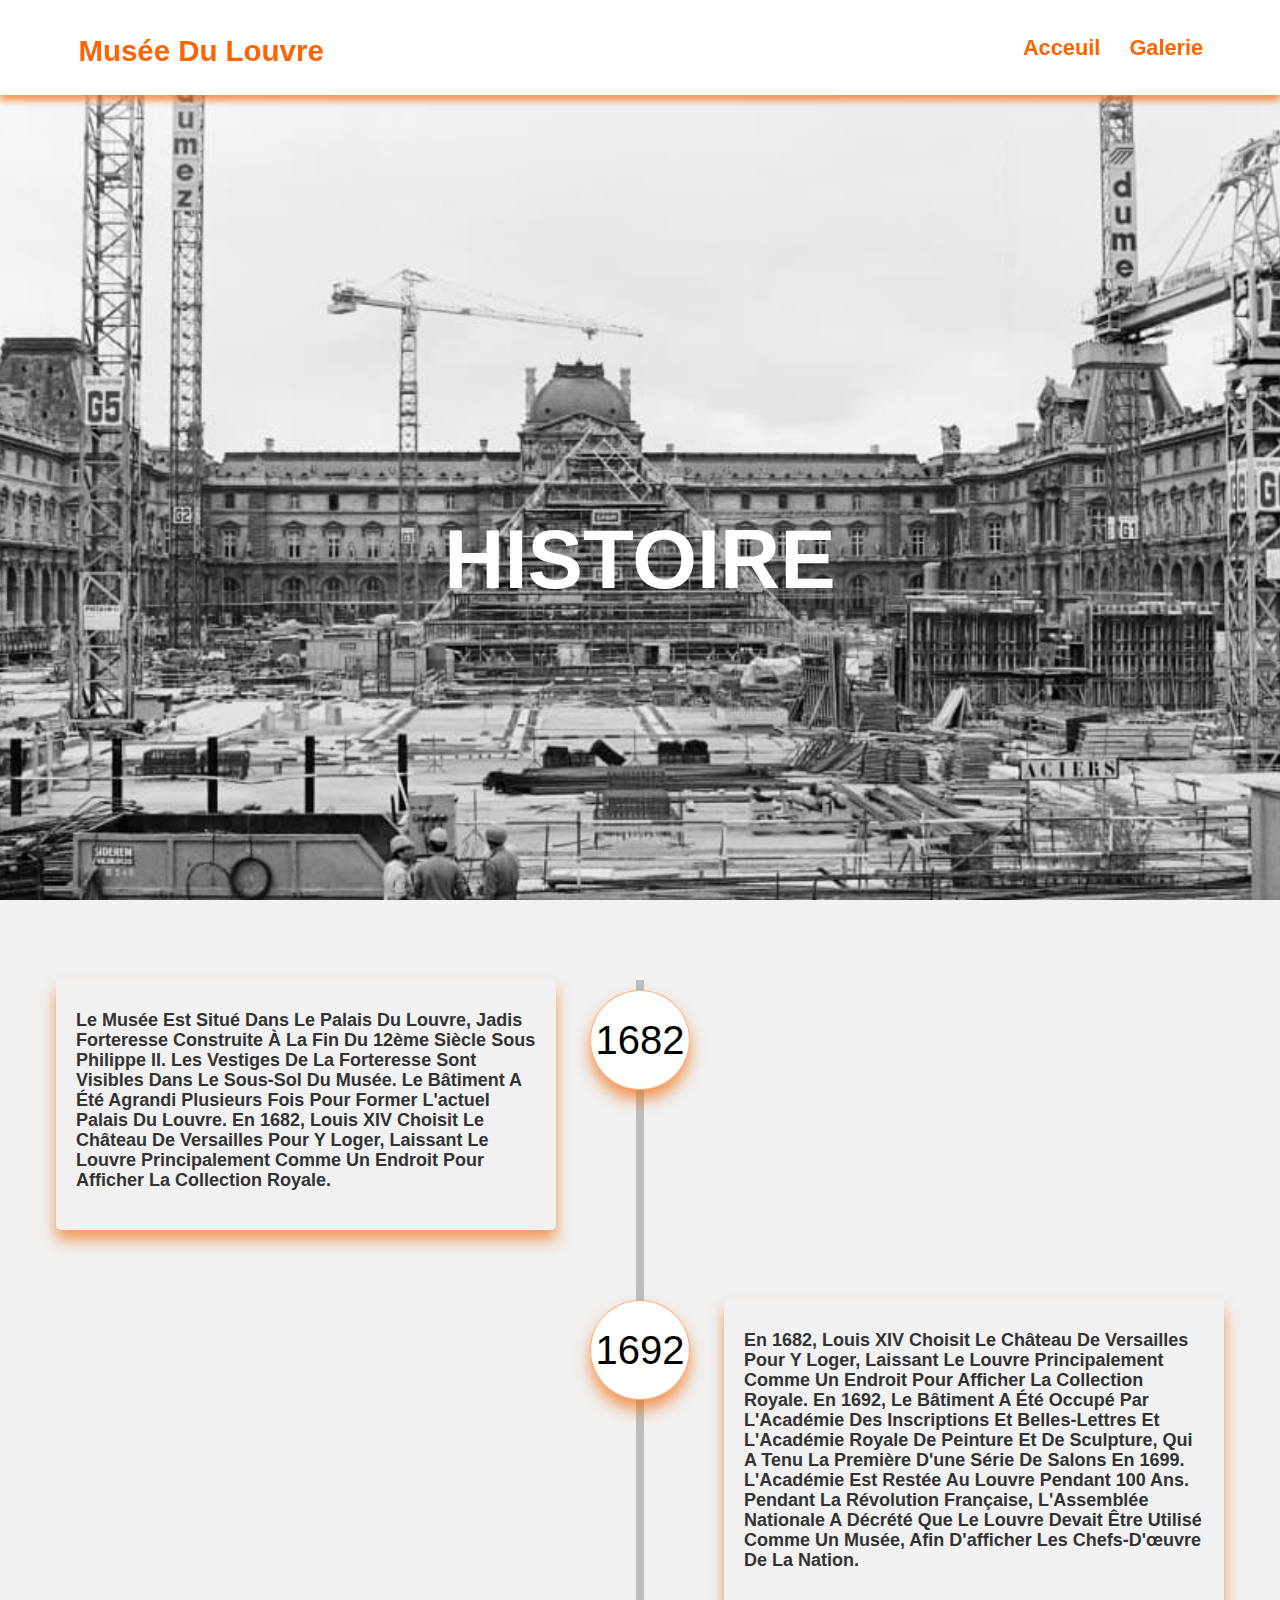
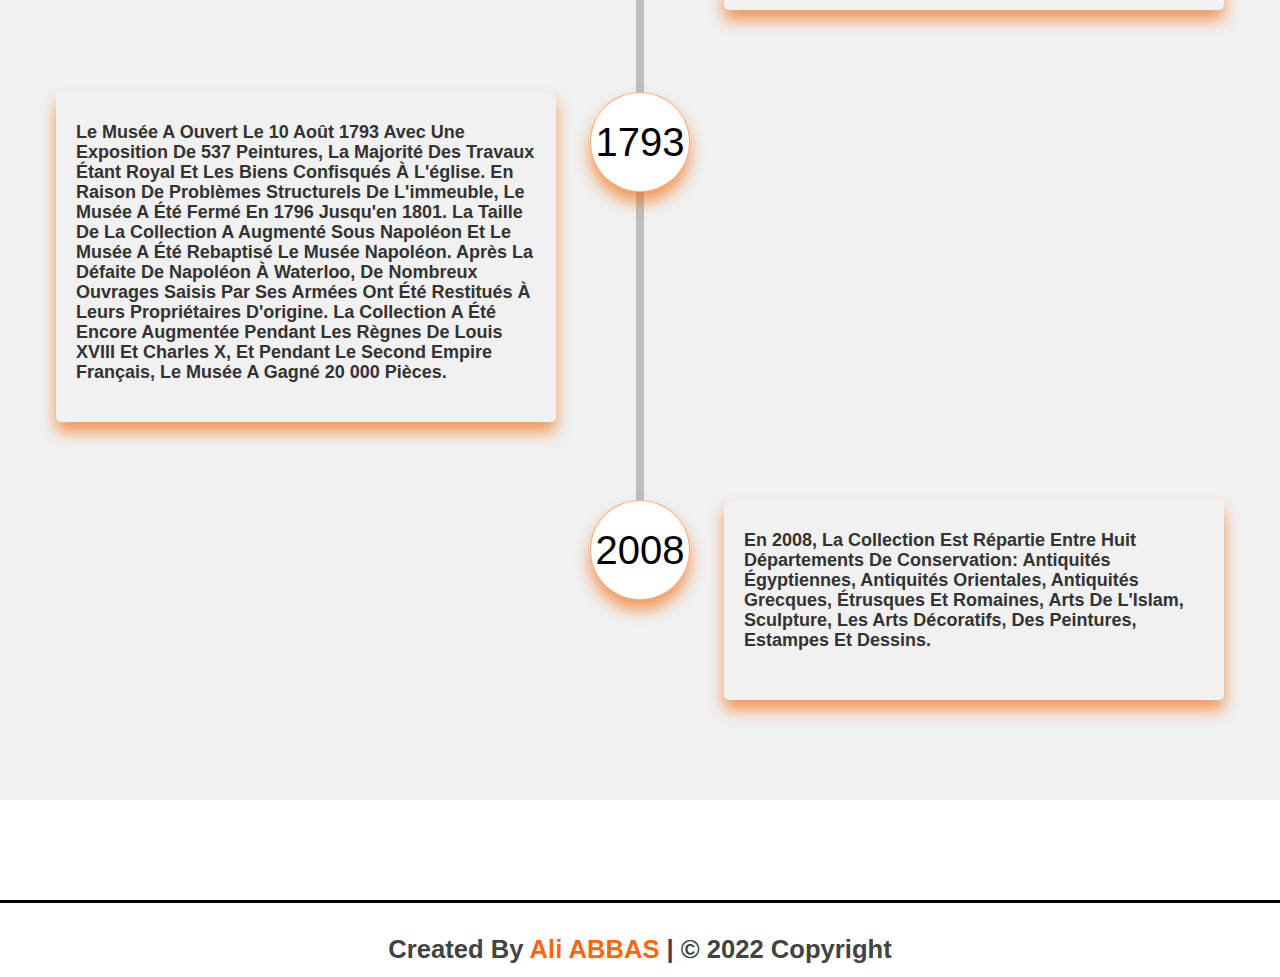
<file: histoir.html>
<!DOCTYPE html>
<html lang="en">
<head>
    <meta charset="UTF-8">
    <meta http-equiv="X-UA-Compatible" content="IE=edge">
    <meta name="viewport" content="width=device-width, initial-scale=1.0">
    <link rel="stylesheet" href="style.css">
    <title>Document</title>
</head>
<body>


        
<header class="header">

    <div id="menu-btn" class="fas fa-bars"></div>

    <a href="index.html" class="logo">
      <i class="fa-sharp fa-solid fa-building-columns"></i>
         Musée du Louvre   
    </a>

    <nav class="navbar">
        <a href="index.html">Acceuil</a>
        <a href="galerie.html">Galerie</a>
    </nav>

</header>

<section class="histoire" id="histoire">

    <div class="content">
        <h3>Histoire </h3>
    </div>

</section>


<div class="box-timeline">

    <div class="ligne"></div>

    <div class="rond r1" data-anim="1"> <p>1682</p> </div>
    <div class="rond r2" data-anim="2"><p>1692</p> </div>
    <div class="rond r3" data-anim="3"><p>1793</p> </div>
    <div class="rond r4" data-anim="4"> <p>2008</p></div>


    <div class="box b1" data-anim="1">
        <p>
            Le musée est situé dans le Palais du Louvre, jadis forteresse construite à la fin du 12ème siècle sous Philippe II. Les vestiges de la forteresse sont visibles dans le sous-sol du musée. Le bâtiment a été agrandi plusieurs fois pour former l'actuel Palais du Louvre. En 1682, Louis XIV choisit le château de Versailles pour y loger, laissant le Louvre principalement comme un endroit pour afficher la collection royale.
        </p>
    </div>
    <div class="box b2" data-anim="2">
        <p>
            En 1682, Louis XIV choisit le château de Versailles pour y loger, laissant le Louvre principalement comme un endroit pour afficher la collection royale. En 1692, le bâtiment a été occupé par l'Académie des Inscriptions et Belles-Lettres et l'Académie Royale de Peinture et de Sculpture, qui a tenu la première d'une série de salons en 1699. L'Académie est restée au Louvre pendant 100 ans. Pendant la Révolution française, l'Assemblée Nationale a décrété que le Louvre devait être utilisé comme un musée, afin d'afficher les chefs-d'œuvre de la nation.
        </p>
    </div>
    <div class="box b3" data-anim="3">
        <p>
            Le musée a ouvert le 10 Août 1793 avec une exposition de 537 peintures, la majorité des travaux étant royal et les biens confisqués à l'église. En raison de problèmes structurels de l'immeuble, le musée a été fermé en 1796 jusqu'en 1801. La taille de la collection a augmenté sous Napoléon et le musée a été rebaptisé le Musée Napoléon. Après la défaite de Napoléon à Waterloo, de nombreux ouvrages saisis par ses armées ont été restitués à leurs propriétaires d'origine. La collection a été encore augmentée pendant les règnes de Louis XVIII et Charles X, et pendant le Second Empire français, le musée a gagné 20 000 pièces.
        </p>
    </div>
    <div class="box b4" data-anim="4">
        <p>
            En 2008, la collection est répartie entre huit départements de conservation: Antiquités égyptiennes, Antiquités orientales, Antiquités grecques, étrusques et romaines, Arts de l'Islam, sculpture, les arts décoratifs, des peintures, estampes et dessins.
        </p>
    </div>

</div>


<section class="footer" id="footer">

    <div > created by <span>Ali ABBAS</span> | © 2022 Copyright </div>


</section>
</body>
</html>
</file>
<file: style.css>
* {
  padding: 0;
  margin: 0;
  font-family: sans-serif;
  box-sizing: border-box;
  text-decoration: none;
  text-transform: capitalize;
  list-style: none;
}

html {
  font-size: 80%;
}

.header {
  width: 100%;
  position: fixed;
  display: flex;
  align-items: center;
  justify-content: space-between;
  z-index: 1000;
  background: #fff;
  box-shadow: 0 0.5rem 0.5rem rgba(242, 102, 2, 0.642);
  padding: 2rem 5%;
}
.header .logo {
  color: rgba(255, 98, 0, 0.991);
  font-size: 2.3rem;
  font-weight: bold;
  align-items: center;
}
.header .logo i {
  padding-left: 0.5rem;
  margin-right: 8px;
  font-size: 1.3em;
}
.header .logo:hover {
  color: #310000;
}
.header .navbar a {
  margin: 0 1rem;
  font-size: 1.7rem;
  position: relative;
  color: rgba(255, 98, 0, 0.991);
  font-weight: bold;
}
.header .navbar a:hover {
  color: #310000;
}
.header .btn {
  margin-top: 0;
}
.header #menu-btn {
  font-size: 3rem;
  color: rgba(255, 98, 0, 0.991);
  cursor: pointer;
  display: none;
}

.home {
  min-height: 100vh;
  padding-top: 40rem;
  background: url(../images/louvre4.jpg) no-repeat;
  background-position: center;
  background-size: cover;
}
.home .content h3 {
  font-size: 6.5rem;
  color: rgba(255, 255, 255, 0.9);
  text-transform: uppercase;
  margin-left: 25rem;
}

.btn {
  display: inline-block;
  padding: 0.9rem 1.5rem;
  border-radius: 50% 92% 50% 95%;
  color: white;
  background: none;
  border: 0.2rem solid white;
  cursor: pointer;
  margin-top: 1rem;
  font-size: 1.7rem;
  margin-left: 45rem;
}

.btn:hover {
  border-radius: 95% 50% 92% 50%;
  border: 0.3rem dashed white;
}

.heading {
  font-size: 6rem;
  text-transform: uppercase;
  color: transparent;
  -webkit-text-stroke: 0.1rem black;
  letter-spacing: 0.2rem;
  text-align: center;
  pointer-events: none;
  position: relative;
}

.heading span {
  position: absolute;
  top: 50%;
  left: 50%;
  transform: translate(-50%, -50%);
  width: 100%;
  color: rgba(255, 98, 0, 0.801);
  font-size: 4rem;
}

.about .row {
  display: flex;
  align-items: center;
  flex-wrap: wrap;
  gap: 1.5rem;
}
.about .row .image {
  flex: 1 1 45rem;
  padding: 1rem;
}
.about .row .image img {
  width: 100%;
  border-radius: 0.5rem;
  border: 1rem solid rgba(255, 98, 0, 0.991);
}
.about .row .image2 {
  flex: 1 1 45rem;
  padding: 1rem;
}
.about .row .image2 img {
  width: 80%;
  height: 70vh;
  border-radius: 0.5rem;
  border: 1rem solid rgba(255, 98, 0, 0.991);
  margin-left: 150px;
}
.about .row .content {
  flex: 1 1 45rem;
}
.about .row .content h3 {
  font-size: 3.5rem;
  color: rgb(5, 5, 5);
  padding: 3rem 0;
}
.about .row .content p {
  font-size: 2rem;
  color: rgb(16, 16, 16);
  line-height: 1;
}
.about .row .content2 {
  flex: 1 1 45rem;
}
.about .row .content2 h3 {
  font-size: 3.5rem;
  color: rgb(5, 5, 5);
  padding: 3rem 0;
  margin-left: 20px;
}
.about .row .content2 p {
  font-size: 2rem;
  color: rgb(16, 16, 16);
  line-height: 1;
  margin-left: 20px;
}

.presentation .text {
  text-align: center;
  line-height: 50px;
  margin: 5em 3em 5em;
  padding: 5em 0;
}
.presentation .text h2 {
  font-size: 4em;
  color: black;
  margin-bottom: 2em;
}
.presentation .text p {
  font-size: 20px;
  letter-spacing: 0.2em;
}

.histoire {
  min-height: 100vh;
  padding-top: 40rem;
  background: url(../images/Histoire.jpg) no-repeat;
  background-position: center;
  background-size: cover;
}
.histoire .content h3 {
  font-size: 6.5rem;
  color: rgb(255, 255, 255);
  text-transform: uppercase;
  text-align: center;
}

.box-timeline {
  width: 100%;
  height: 1500px;
  background: #f1f1f1;
  position: relative;
  padding: 80px 0 250px 0;
  margin-bottom: 100px;
}

.ligne {
  height: 1200px;
  width: 8px;
  margin: 0 auto;
  background: rgb(190, 190, 190);
}

.rond {
  width: 100px;
  height: 100px;
  border-radius: 50%;
  background: white;
  position: absolute;
  border: 1px solid rgba(255, 164, 107, 0.886);
  box-shadow: 0 10px 15px rgba(242, 102, 2, 0.642);
  left: 50%;
  transform: translate(-50%);
  display: flex;
  justify-content: center;
  align-items: center;
  font-size: 40px;
}
.rond p {
  color: black;
}

.r1 {
  top: 90px;
}

.r2 {
  top: 400px;
}

.r3 {
  top: 792px;
}

.r4 {
  top: 1200px;
}

.box {
  color: #333;
  font-weight: bold;
  width: 500px;
  min-height: 200px;
  padding: 20px;
  border-radius: 5px;
  height: auto;
  background: #f1f1f1;
  box-shadow: 0 10px 15px rgba(242, 102, 2, 0.642);
  position: absolute;
  left: 50%;
  transform: translate(-50%);
}
.box p {
  line-height: 20px;
  font-size: 18px;
  margin: 10px 0 20px 0;
}

.b1 {
  top: 80px;
  left: calc(45% - 270px);
}

.b2 {
  top: 400px;
  left: calc(55% + 270px);
}

.b3 {
  top: 792px;
  left: calc(45% - 270px);
}

.b4 {
  top: 1200px;
  left: calc(55% + 270px);
}

.head {
  max-width: 90%;
  padding: 2rem;
  margin: 0 auto;
}

.gallery {
  display: grid;
  grid-template-columns: repeat(3, 1fr);
  grid-template-rows: repeat(4, 12.5rem);
  gap: 1rem;
}

.img1 {
  grid-column: 1/span 1;
  grid-row: 1/span 1;
}

.img2 {
  grid-column: 1/span 1;
  grid-row: 2/span 1;
}

.img3 {
  grid-column: 2/span 1;
  grid-row: 1/span 2;
}

.img4 {
  grid-column: 3/span 1;
  grid-row: 1/span 3;
}

.img5 {
  grid-column: 3/span 1;
  grid-row: 4/span 1;
}

.img6 {
  grid-column: 1/span 2;
  grid-row: 3/span 2;
}

.gallery__link {
  position: relative;
  display: block;
  width: 100%;
  height: 100%;
  overflow: hidden;
}

.image {
  width: 100%;
  height: 100%;
  object-fit: cover;
  transform: scale(1.05);
  transition: transform 0.5s, filter 0.5s;
}

.gallery__link:hover .image {
  transform: scale(1.2);
  filter: blur(2px);
}

.footer {
  padding: 1rem;
  padding-top: 2.5rem;
  margin-top: 2.5rem;
  border-top: 0.3rem solid rgb(0, 0, 0);
  font-size: 2rem;
  color: rgb(67, 67, 67);
  text-align: center;
  font-weight: bold;
}

.footer span {
  color: rgba(255, 98, 0, 0.991);
  font-weight: bold;
}

/*# sourceMappingURL=style.css.map */
</file>
